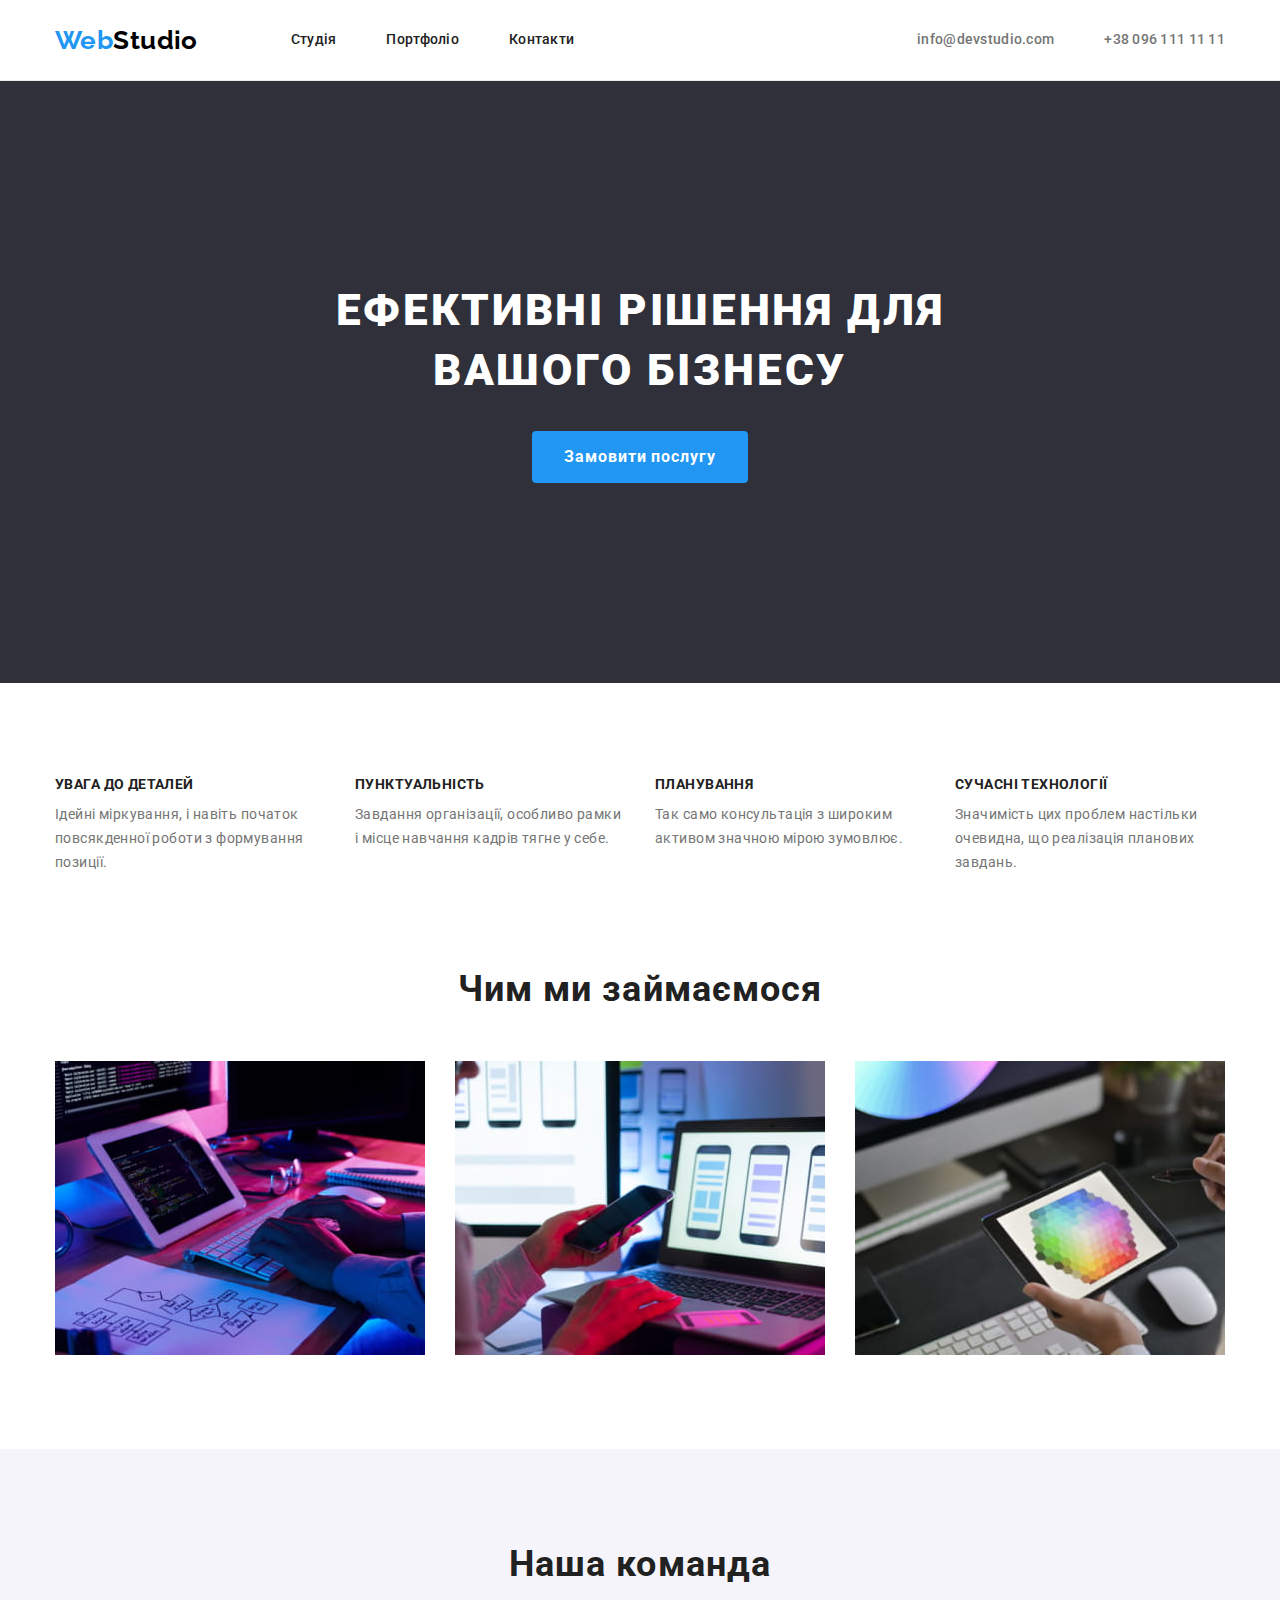
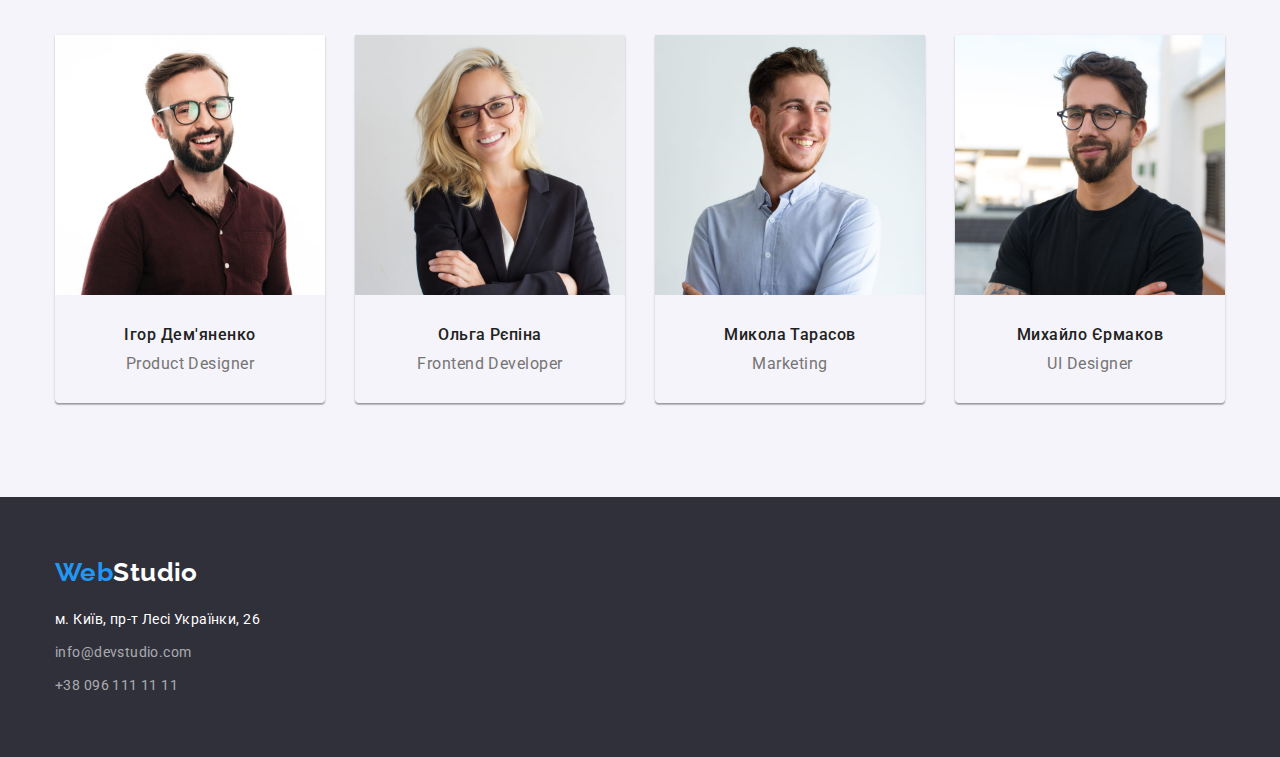
<file: index.html>
<!DOCTYPE html>
<html lang="ru">
  <head>
    <meta charset="UTF-8" />
    <meta http-equiv="X-UA-Compatible" content="IE=edge" />
    <meta name="viewport" content="width=device-width, initial-scale=1.0" />

    <title>WebStudio</title>

    <link
      rel="stylesheet"
      href="https://fonts.googleapis.com/css2?family=Raleway:wght@700&family=Roboto:wght@400;500;700;900&display=swap"
    />
    <link
      rel="stylesheet"
      href="https://cdnjs.cloudflare.com/ajax/libs/modern-normalize/1.1.0/modern-normalize.min.css"
    />
    <link rel="stylesheet" href="./css/styles.css" />
  </head>
  <body>
    <header class="header">
      <div class="container head-menu">
        <nav class="menu">
          <a class="menu-logo" href=""><span>Web</span><span>Studio</span></a>

          <ul class="menu-list">
            <li class="menu-item">
              <a class="link" href=""> Студія </a>
            </li>
            <li class="menu-item">
              <a class="link" href="./portfolio.html"> Портфоліо </a>
            </li>
            <li class="menu-item">
              <a class="link" href="">Контакти</a>
            </li>
          </ul>
        </nav>

        <ul class="contacts-list">
          <li class="contacts-item">
            <a class="link" href=""> info@devstudio.com </a>
          </li>

          <li class="contacts-item">
            <a class="link" href=""> +38 096 111 11 11 </a>
          </li>
        </ul>
      </div>
    </header>

    <main>
      <section class="hero section">
        <h1 class="hero-title">
          Ефективні рішення для <br />
          вашого бізнесу
        </h1>
        <button class="btn" type="button">Замовити послугу</button>
      </section>

      <section class="features section">
        <div class="container">
          <ul class="features-list">
            <li class="features-item">
              <h3 class="title">УВАГА ДО ДЕТАЛЕЙ</h3>
              <p class="text">
                Ідейні міркування, і навіть початок повсякденної роботи з формування позиції.
              </p>
            </li>

            <li class="features-item">
              <h3 class="title">ПУНКТУАЛЬНІСТЬ</h3>
              <p class="text">
                Завдання організації, особливо рамки і місце навчання кадрів тягне у себе.
              </p>
            </li>

            <li class="features-item">
              <h3 class="title">ПЛАНУВАННЯ</h3>
              <p class="text">Так само консультація з широким активом значною мірою зумовлює.</p>
            </li>

            <li class="features-item">
              <h3 class="title">СУЧАСНІ ТЕХНОЛОГІЇ</h3>
              <p class="text">
                Значимість цих проблем настільки очевидна, що реалізація планових завдань.
              </p>
            </li>
          </ul>
        </div>
      </section>

      <section class="specialization section">
        <div class="container">
          <h2 class="title">Чим ми займаємося</h2>
          <ul class="specialization-list">
            <li class="specialization-item">
              <img width="370" src="./images/mission-1.jpg" alt="десктопна розробка" />
            </li>
            <li class="specialization-item">
              <img width="370" src="./images/mission-2.jpg" alt="мобільна розробка" />
            </li>
            <li class="specialization-item">
              <img width="370" src="./images/mission-3.jpg" alt="розробка дизайну" />
            </li>
          </ul>
        </div>
      </section>

      <section class="team section">
        <div class="container">
          <h2 class="team-title">Наша команда</h2>
          <ul class="team-list">
            <li class="team-item">
              <article class="card">
                <div class="card-thumb">
                  <img width="270" src="./images/demjanenko.jpg" alt="дем'яненко" />
                </div>
                <div class="card-content">
                  <p class="name">Ігор Дем'яненко</p>
                  <p class="position">Product Designer</p>
                </div>
              </article>
            </li>
            <li class="team-item">
              <article class="card">
                <div class="card-thumb">
                  <img width="270" src="./images/repina.jpg" alt="рєпіна" />
                </div>
                <div class="card-content">
                  <p class="name">Ольга Рєпіна</p>
                  <p class="position">Frontend Developer</p>
                </div>
              </article>
            </li>
            <li class="team-item">
              <article class="card">
                <div class="card-thumb">
                  <img width="270" src="./images/tarasov.jpg" alt="тарасов" />
                </div>
                <div class="card-content">
                  <p class="name">Микола Тарасов</p>
                  <p class="position">Marketing</p>
                </div>
              </article>
            </li>
            <li class="team-item">
              <article class="card">
                <div class="card-thumb">
                  <img width="270" src="./images/ermakov.jpg" alt="єрмаков" />
                </div>
                <div class="card-content">
                  <p class="name">Михайло Єрмаков</p>
                  <p class="position">UI Designer</p>
                </div>
              </article>
            </li>
          </ul>
        </div>
      </section>
    </main>

    <footer class="footer">
      <div class="container">
        <div class="footer-inner">
          <a class="footer-logo" href=""><span>Web</span><span>Studio</span></a>
          <address class="address">м. Київ, пр-т Лесі Українки, 26</address>
          <ul class="contacts-list">
            <li class="contacts-item">
              <a class="link" href=""> info@devstudio.com </a>
            </li>
            <li class="contacts-item">
              <a class="link" href=""> +38 096 111 11 11 </a>
            </li>
          </ul>
        </div>
      </div>
    </footer>
  </body>
</html>
</file>
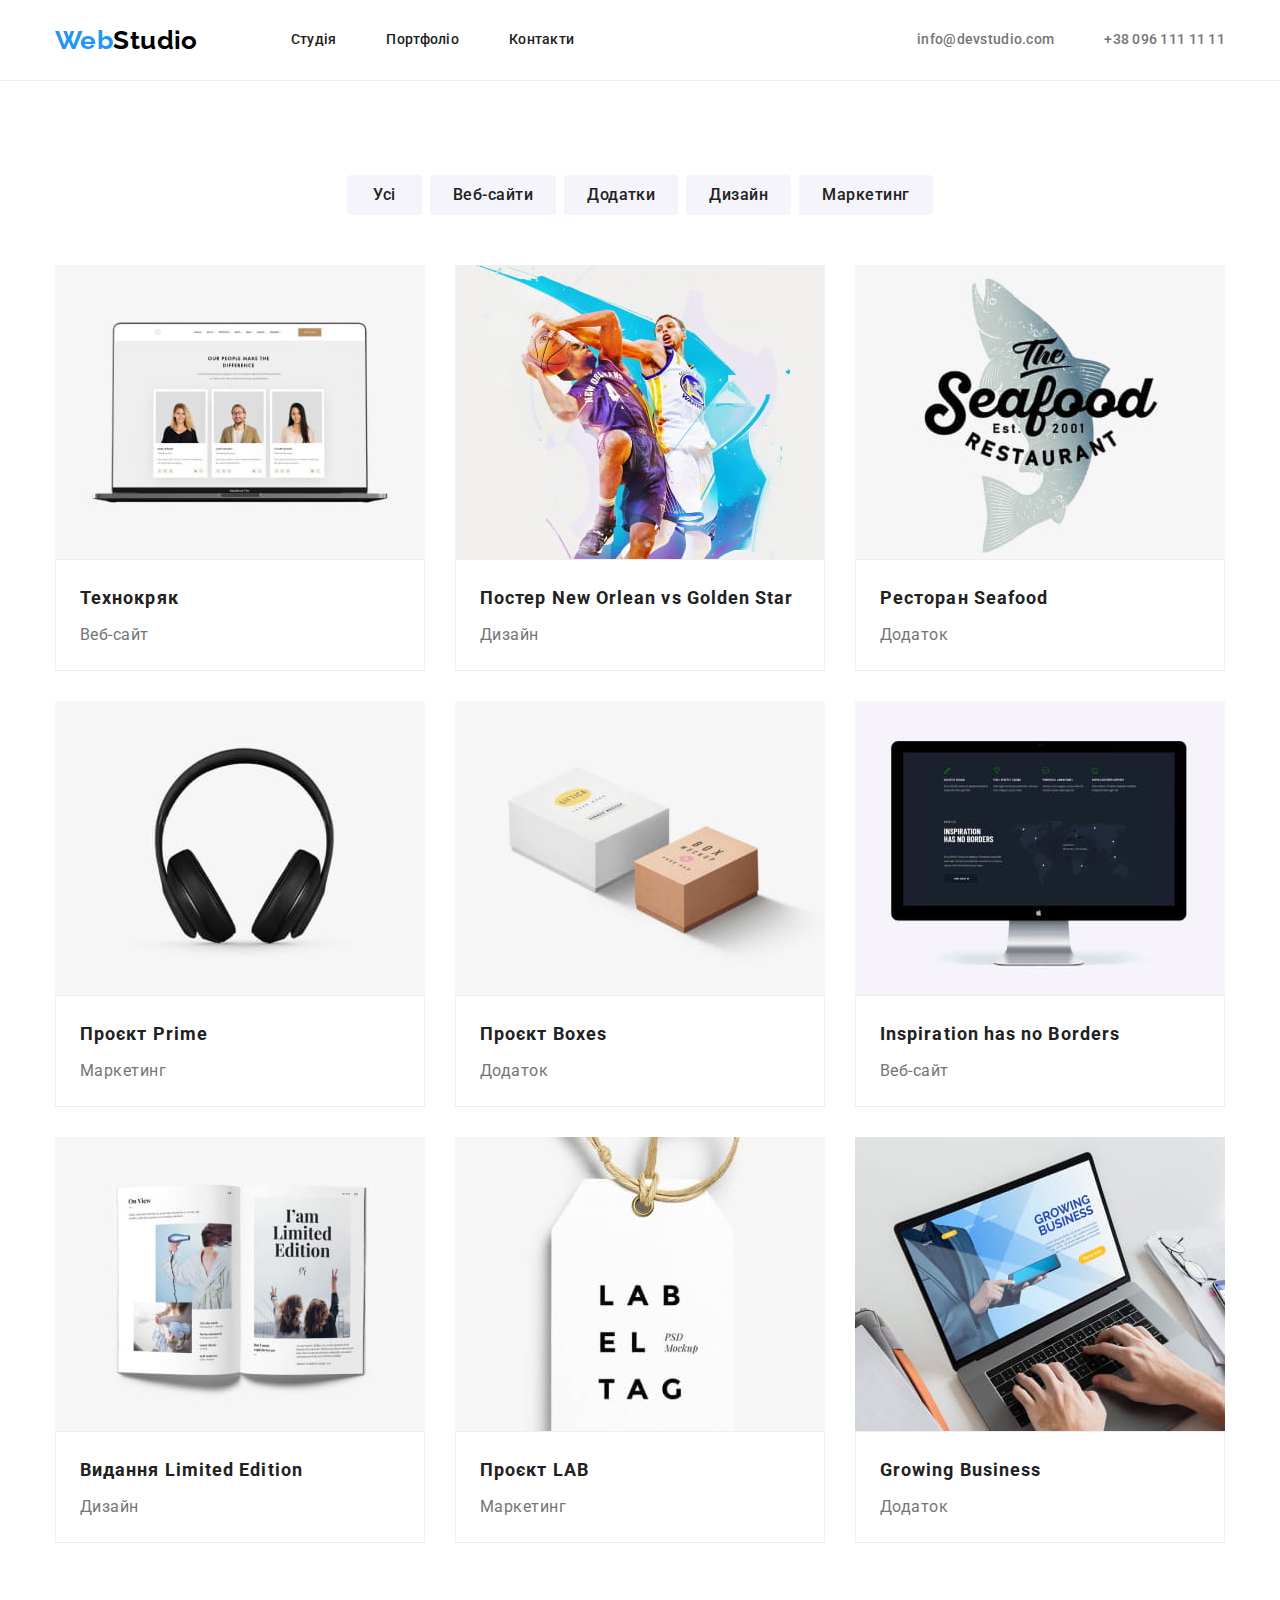
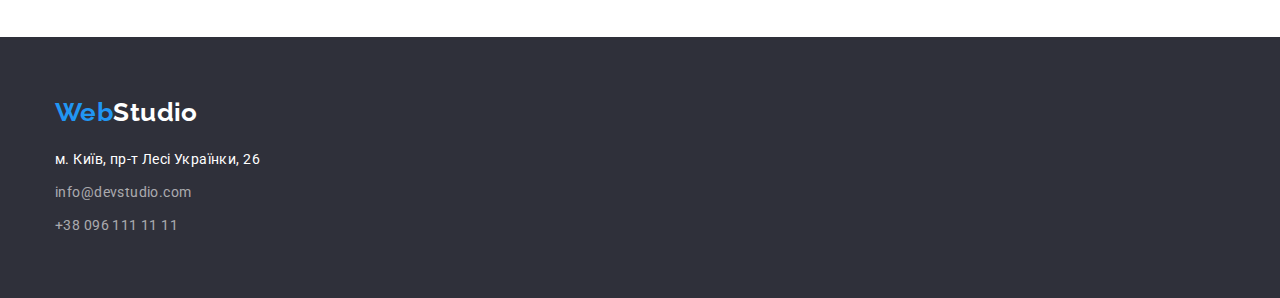
<file: portfolio.html>
<!DOCTYPE html>
<html lang="ru">
  <head>
    <meta charset="UTF-8" />
    <meta http-equiv="X-UA-Compatible" content="IE=edge" />
    <meta name="viewport" content="width=device-width, initial-scale=1.0" />
    <title>WebStudio</title>

    <link
      href="https://fonts.googleapis.com/css2?family=Raleway:wght@700&family=Roboto:wght@400;500;700;900&display=swap"
      rel="stylesheet"
    />
    <link
      rel="stylesheet"
      href="https://cdnjs.cloudflare.com/ajax/libs/modern-normalize/1.1.0/modern-normalize.min.css"
    />
    <link rel="stylesheet" href="./css/styles.css" />
  </head>
  <body>
    <header class="header">
      <div class="container head-menu">
        <nav class="menu">
          <a class="menu-logo" href=""><span>Web</span><span>Studio</span></a>

          <ul class="menu-list">
            <li class="menu-item">
              <a class="link" href="./index.html"> Студія </a>
            </li>
            <li class="menu-item">
              <a class="link" href="./portfolio.html"> Портфоліо </a>
            </li>
            <li class="menu-item">
              <a class="link" href="">Контакти</a>
            </li>
          </ul>
        </nav>

        <ul class="contacts-list">
          <li class="contacts-item">
            <a class="link" href=""> info@devstudio.com </a>
          </li>

          <li class="contacts-item">
            <a class="link" href=""> +38 096 111 11 11 </a>
          </li>
        </ul>
      </div>
    </header>

    <main>
      <section class="portfolio section">
        <div class="container">
          <h1 class="portfolio-title">Зразки робіт</h1>

          <ul class="filter-list">
            <li class="filter-item">
              <button class="btn" type="button">Усі</button>
            </li>
            <li class="filter-item">
              <button class="btn" type="button">Веб-сайти</button>
            </li>
            <li class="filter-item">
              <button class="btn" type="button">Додатки</button>
            </li>
            <li class="filter-item">
              <button class="btn" type="button">Дизайн</button>
            </li>
            <li class="filter-item">
              <button class="btn" type="button">Маркетинг</button>
            </li>
          </ul>

          <ul class="project-list">
            <li class="project-item">
              <article class="card">
                <div class="card-thumb">
                  <img width="370" src="./images/proj-1.jpg" alt="проект-1" />
                </div>
                <div class="card-content">
                  <h2 class="title">Технокряк</h2>
                  <p class="text">Веб-сайт</p>
                </div>
              </article>
            </li>
            <li class="project-item">
              <article class="card">
                <div class="card-thumb">
                  <img width="370" src="./images/proj-2.jpg" alt="проект-2" />
                </div>
                <div class="card-content">
                  <h2 class="title">Постер New Orlean vs Golden Star</h2>
                  <p class="text">Дизайн</p>
                </div>
              </article>
            </li>
            <li class="project-item">
              <article class="card">
                <div class="card-thumb">
                  <img width="370" src="./images/proj-3.jpg" alt="проект-3" />
                </div>
                <div class="card-content">
                  <h2 class="title">Ресторан Seafood</h2>
                  <p class="text">Додаток</p>
                </div>
              </article>
            </li>
            <li class="project-item">
              <article class="card">
                <div class="card-thumb">
                  <img width="370" src="./images/proj-4.jpg" alt="проект-4" />
                </div>
                <div class="card-content">
                  <h2 class="title">Проєкт Prime</h2>
                  <p class="text">Маркетинг</p>
                </div>
              </article>
            </li>
            <li class="project-item">
              <article class="card">
                <div class="card-thumb">
                  <img width="370" src="./images/proj-5.jpg" alt="проект-5" />
                </div>
                <div class="card-content">
                  <h2 class="title">Проєкт Boxes</h2>
                  <p class="text">Додаток</p>
                </div>
              </article>
            </li>

            <li class="project-item">
              <article class="card">
                <div class="card-thumb">
                  <img width="370" src="./images/proj-6.jpg" alt="проект-6" />
                </div>
                <div class="card-content">
                  <h2 class="title">Inspiration has no Borders</h2>
                  <p class="text">Веб-сайт</p>
                </div>
              </article>
            </li>
            <li class="project-item">
              <article class="card">
                <div class="card-thumb">
                  <img width="370" src="./images/proj-7.jpg" alt="проект-7" />
                </div>
                <div class="card-content">
                  <h2 class="title">Видання Limited Edition</h2>
                  <p class="text">Дизайн</p>
                </div>
              </article>
            </li>
            <li class="project-item">
              <article class="card">
                <div class="card-thumb">
                  <img width="370" src="./images/proj-8.jpg" alt="проект-8" />
                </div>
                <div class="card-content">
                  <h2 class="title">Проєкт LAB</h2>
                  <p class="text">Маркетинг</p>
                </div>
              </article>
            </li>
            <li class="project-item">
              <article class="card">
                <div class="card-thumb">
                  <img width="370" src="./images/proj-9.jpg" alt="проект-9" />
                </div>
                <div class="card-content">
                  <h2 class="title">Growing Business</h2>
                  <p class="text">Додаток</p>
                </div>
              </article>
            </li>
          </ul>
        </div>
      </section>
    </main>

    <footer class="footer">
      <div class="container">
        <div class="footer-inner">
          <a class="footer-logo" href=""><span>Web</span><span>Studio</span></a>
          <address class="address">м. Київ, пр-т Лесі Українки, 26</address>
          <ul class="contacts-list">
            <li class="contacts-item">
              <a class="link" href=""> info@devstudio.com </a>
            </li>
            <li class="contacts-item">
              <a class="link" href=""> +38 096 111 11 11 </a>
            </li>
          </ul>
        </div>
      </div>
    </footer>
  </body>
</html>
</file>
<file: css/styles.css>
/* global styles */

:root{
   --black:#000000;
   --white:#ffffff;
   --white-transparent:rgba(255, 255, 255, .6);
   --white-slave:#F5F4FA;
   --graphite: #212121;
   --dark-gray:#2F303A;
   --gray:#757575;
   --lighter-gray:#eeeeee;
   --light-gray:#ececec;
   --my-blue:#2196F3;
   --my-blue-dark:#188ce8;

   --card-set-gap:30px;
}

body {
   font-family: 'Roboto', 'Raleway', sans-serif;
   font-weight: 500;
   font-style: normal;
   font-size: 14px;
   letter-spacing: 0.03em;
   color: var(--gray);
}

p,ul,h1,h2,h3,h4,h5,h6 {
   margin: 0;
   padding: 0;
   list-style: none;
}

img{
   display: block;
   max-width: 100%;
}

.container{
   max-width: 1200px;   
   margin: 0 auto;
   padding: 0 15px;
   /* outline: 2px solid tomato; */
}

.section{
   padding: 94px 0;
}
.section.no-padding{
   padding: 0 0;
}

.btn{
   cursor: pointer;
}

.btn:hover,
.btn:focus{
   color: var(--white);
   background-color: var(--my-blue);
}

.link{
   color: inherit;
   text-decoration: none;
}

.link:hover,
.link:focus{
   color: var(--my-blue);
}

/* header styles */
.header{
   border-bottom: 1px solid var(--light-gray);
}

.head-menu{
   display: flex;     
}

.menu{
   display: flex;
   align-items: center;
}

.menu-logo, .footer-logo{
   display: block;
   padding: 24px 0;
   margin-right: 93px;

   font-family: 'Raleway', sans-serif;
   font-weight: 700;
   font-size: 26px;
   line-height: 1.19;
   text-decoration: none;
}

.menu-logo > span,
.footer-logo > span{
   color: var(--my-blue);
}

.menu-logo > span + span,
.footer-logo > span + span{
   color: var(--black)
}

.menu-list {
   display: flex;
}

.menu-item:hover,
.menu-item:focus {
   color: var(--my-blue);
}

.menu-item:not(:last-child) {
   margin-right: 50px;
}

.menu-item > .link{
   display: block;
   padding: 32px 0;

   font-size: 14px;
   line-height: 1.14;
   letter-spacing: 0.02em;
   text-decoration: none;
   color: var(--graphite)
}

.menu-item > .link:hover,
.menu-item > .link:focus {
   color: var(--my-blue);
}

.contacts-list{
   display: flex;
   align-items: center;
   margin-left: auto;
}

.contacts-item + .contacts-item{
   margin-left: 50px;
}

.contacts-item > .link {
   display: block;
   padding: 32px 0;

   font-size: 14px;
   line-height: 1.14;
   letter-spacing: 0.02em;
   text-decoration: none;
}

.contacts-item > .link:hover,
.contacts-item > .link:focus {
   color: var(--my-blue);
}

/* section "hero" styles */
.hero{
   padding: 200px 0;
   
   text-align: center;
   background-color: var(--dark-gray);
}

.hero-title{
   margin-bottom: 30px;
   font-weight: 900;
   font-size: 44px;
   line-height: 1.36;
   letter-spacing: 0.06em;
   text-transform: uppercase;
   color: var(--white);
}

.hero .btn{
   padding: 11px 32px;
   border-radius: 4px;
   border: 0;
   color: var(--white);
   background-color: var(--my-blue);

   font-weight: 700;
   font-size: 16px;
   line-height: 1.88;
   text-align: center;
   letter-spacing: 0.06em;
}

.hero .btn:active{
   background-color: var(--my-blue-dark);
}

/* section "features" styles */
.features-list{
   display: flex;
   justify-content: space-between;
}
.features-item{
   display: block;
   flex-basis: 270px;
}

.features-item > .title{
   margin-bottom: 10px;
   font-size: 14px;
   line-height: 1.14;
   letter-spacing: 0.03em;
   text-transform: uppercase;   
   color:var(--graphite);
}

.features-item > .text{
   font-weight: 400;
   line-height: 1.71;
}

/* section "specialization" styles */
.specialization.section{
   padding-top: 0;
}

.specialization .title{
   margin-bottom: 50px;
   font-size: 36px;
   line-height: 1.17;
   text-align: center;
   letter-spacing: 0.03em;   
   color:var(--graphite);
}

.specialization-list{
   display: flex;
   justify-content: space-between;
}

.specialization-item{
   display: inline-block;
}

/* section "team" styles */
.team{
   background-color: var(--white-slave);
}

.team-title {
   margin-bottom: 50px;
   font-size: 36px;
   line-height: 1.17;
   text-align: center;
   letter-spacing: 0.03em;
   color: var(--graphite);
}

.team-list{
   display: flex;
   justify-content: space-between;
}

.team-item > .card {
   box-shadow: 0px 1px 3px rgba(0, 0, 0, 0.12), 0px 1px 1px rgba(0, 0, 0, 0.14), 0px 2px 1px rgba(0, 0, 0, 0.2);
   border-radius: 0px 0px 4px 4px;
}

.team-item .card-content{
   padding: 30px 0;
}

.team-item .name{
   margin-bottom: 10px;

   font-size: 16px;
   line-height: 1.19;
   letter-spacing: 0.03em;   
   text-align: center;
   color:var(--graphite);
}

.team-item .position{
   font-weight: 400;
   font-size: 16px;
   line-height: 1.19;
   letter-spacing: 0.03em;
   text-align: center;
}

/* footer styles */
.footer{
   padding: 60px 0;
   background-color: var(--dark-gray);
}

.footer-inner{
   width: 240px;
}

.footer-logo{
   display:inline-block;
   margin-bottom: 20px;
   padding: 0;
}

.footer-logo span + span{
color: #ffffff;
}

.address{
   margin-bottom: 9px;

   font-weight: 400;
   line-height: 1.71;
   font-style: normal;  
   color:var(--white);
}

.footer .contacts-list{
   display: flex;
   flex-direction: column;   
}

.footer .contacts-item{
   display: block;
   margin-left: 0;
   margin-right: auto;
   margin-bottom: 9px;
}

.footer .contacts-item:last-child {
   margin-bottom: 0;
}

.footer .contacts-item > .link {
   padding: 0;

   color: var(--white-transparent);
   font-weight: 400;
   font-size: 14px;
   line-height: 1.71;
   letter-spacing: 0.03em;
}

/* section "portfolio" styles */
.filter-list{
   display: flex;
   justify-content: center;
   margin-bottom: 50px;
}

.filter-item{
   display: block;
}

.filter-item:not(:last-child){
   margin-right: 8px;
}

.filter-item > .btn{
   border: 1px solid transparent;
   border-radius: 4px;
   padding: 6px 22px;

   font-family: 'Roboto';
   font-weight: 500;
   font-size: 16px;
   line-height: 1.62;
   letter-spacing: 0.03em;   
   color:var(--graphite);
   background-color: var(--white-slave);
}

.filter-item:first-child > .btn {
   padding: 6px 25px;
}

.filter-item > .btn:hover,
.filter-item > .btn:focus{
   color: var(--white);
   background-color: var(--my-blue);
}

.portfolio-title{
   position: absolute;
   width: 1px;
   height: 1px;
   margin: -1px;
   border: 0;
   padding: 0;
   white-space: nowrap;
   clip-path: inset(100%);
   clip: rect(0 0 0 0);
   overflow: hidden;
}

.project-list{
   display: flex;
   flex-wrap: wrap;
   margin-top: calc(-1 * var(--card-set-gap) );
   margin-left: calc(-1 * var(--card-set-gap));
}

.project-item{
   display: block;
   flex-basis: calc(100% /3 - var(--card-set-gap));
   margin-left: var(--card-set-gap);
   margin-top: var(--card-set-gap);
}

.project-item .card-content{
   padding: 20px 24px;
   border: 1px solid var(--lighter-gray);
}

.project-item .title{
   margin-bottom: 4px;

   font-size: 18px;
   line-height: 2;   
   letter-spacing: 0.06em;   
   color:var(--graphite);
}

.project-item .text{
   font-weight: 400;
   font-size: 16px;
   line-height: 1.88;
   letter-spacing: 0.03em;   
   color:var(--gray);
}
</file>
